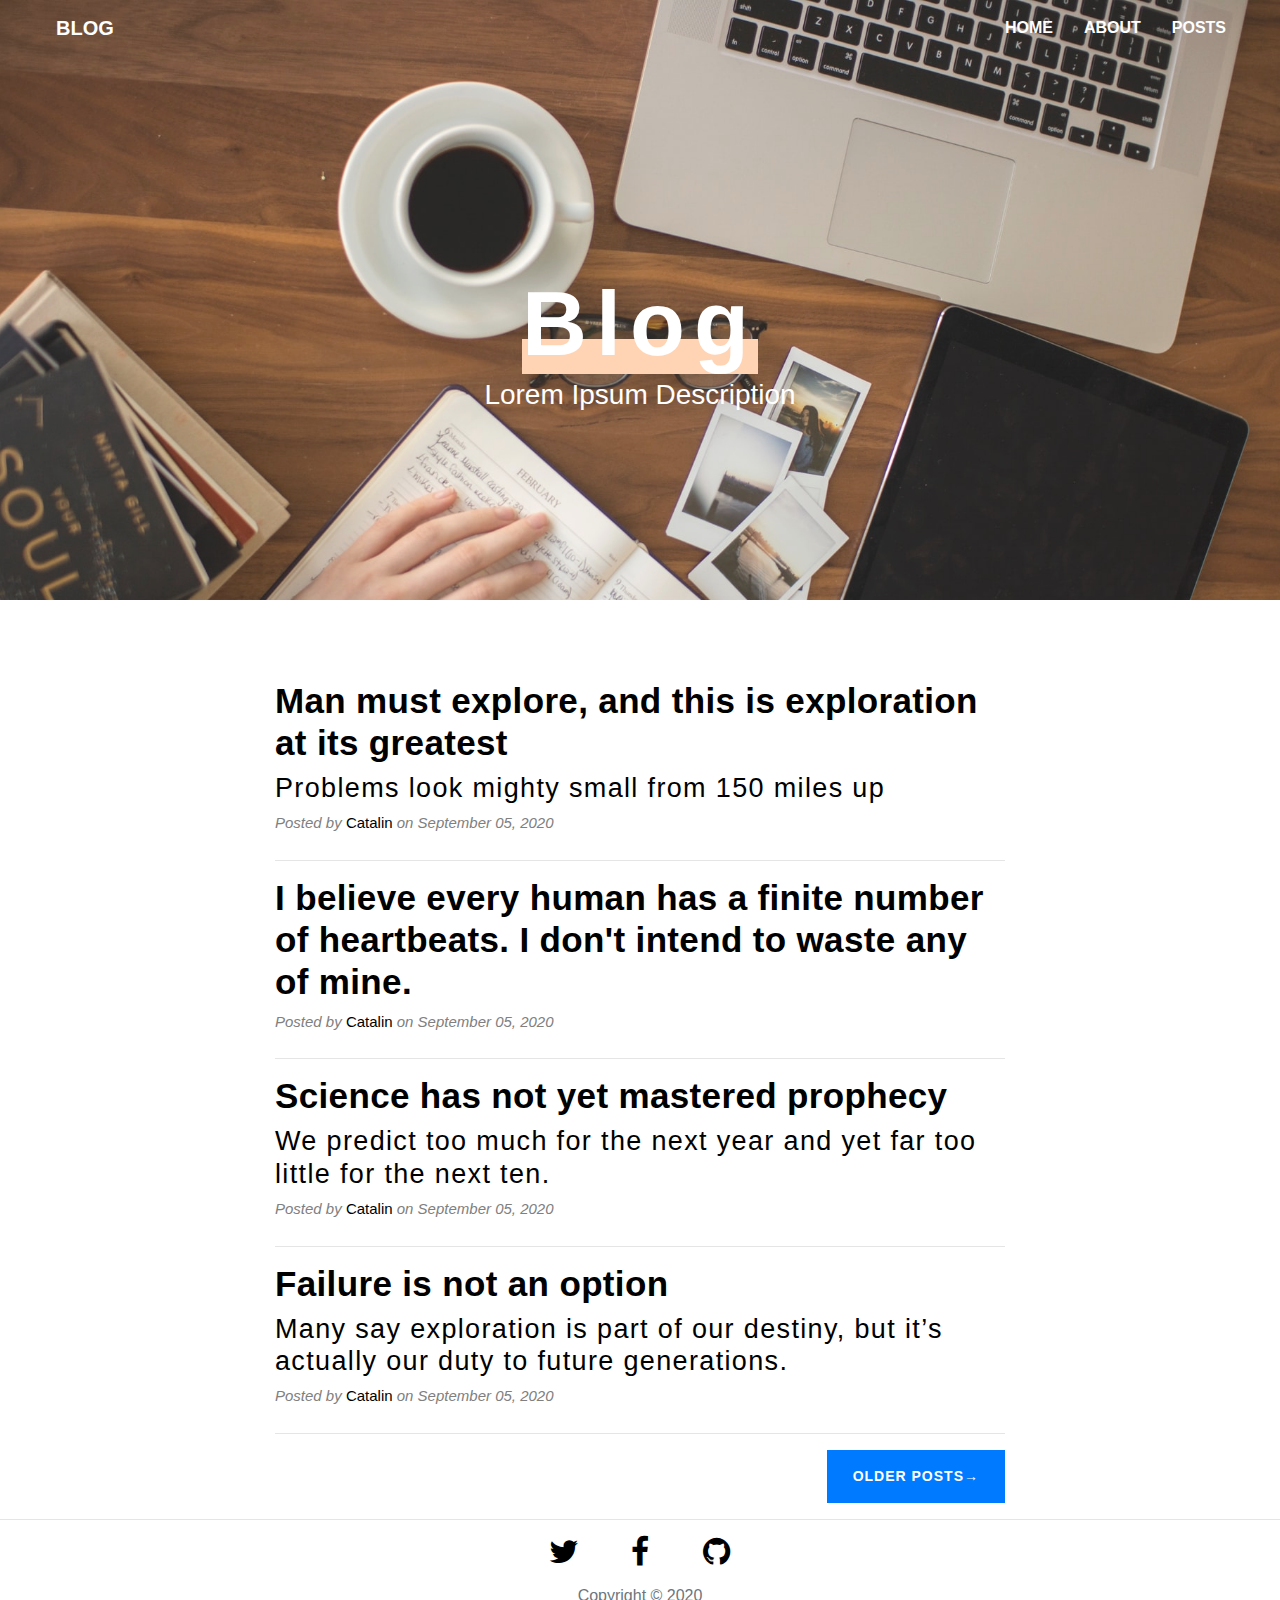
<file: index.html>
<html lang="en">
<head>
    <link rel="stylesheet" href="https://stackpath.bootstrapcdn.com/bootstrap/4.5.2/css/bootstrap.min.css" integrity="sha384-JcKb8q3iqJ61gNV9KGb8thSsNjpSL0n8PARn9HuZOnIxN0hoP+VmmDGMN5t9UJ0Z" crossorigin="anonymous">
    <link rel="stylesheet" href="assets/css/style.css">
    <link rel="stylesheet" href="https://cdnjs.cloudflare.com/ajax/libs/font-awesome/4.7.0/css/font-awesome.min.css">
    <meta charset="UTF-8">
    <meta name="viewport" content="width=device-width, initial-scale=1.0">
    <title>Blog</title>
</head>
<body>
<!-- NAVIGATION -->
<div class="backg index">
    <nav class="navbar navbar-dark navbar-expand-md">
        <div class="container-fluid">
            <a class="navbar-brand" href="index.html">BLOG</a>
        <button class="navbar-toggler custom-toggler" type="button" data-toggle="collapse" data-target="#navbarTogglerDemo01" aria-controls="navbarTogglerDemo01" aria-expanded="false" aria-label="Toggle navigation">
            <span class="navbar-toggler-icon"></span>
          </button>
          <div class="collapse navbar-collapse" id="navbarTogglerDemo01">
            <ul class="navbar-nav ml-auto">
                <li class="nav-item">
                    <a class="nav-link" href="index.html">HOME</a>
                </li>
                <li class="nav-item">
                    <a class="nav-link" href="about.html">ABOUT</a>
                </li>
                <li class="nav-item">
                    <a class="nav-link" href="post.html">POSTS</a>
                </li>
            </ul>
          </div>
        </nav>
        
        <a id="topButton"></a>

        <div class="headTitle">
            <h1 class="highlight">Blog</h1>
            <h3>Lorem Ipsum Description</h3>
        </div>
    </div>
<!-- NAVIGATION -->

<!-- Search form -->


<!-- MAIN CONTENT -->
    <div class="container">
        <div class="row">
            <div class="col-lg-8 col-md-10 mx-auto">
                <div class="post-preview">
                    <a href="post.html">
                        <h2 class="post-title">
                            Man must explore, and this is exploration at its greatest
                          </h2>
                        <h3 class="post-subtitle">
                            Problems look mighty small from 150 miles up
                        </h3>
                    </a>
                    <p class="post-meta"><em>Posted by</em> 
                        <a href="#">Catalin</a>
                        <em>on September 05, 2020</em>
                    </p>
                    <hr>
                </div>
                <div class="post-preview">
                    <a href="post.html">
                        <h2 class="post-title">
                            I believe every human has a finite number of heartbeats. I don't intend to waste any of mine.
                          </h2>
                        <h3 class="post-subtitle">
                           
                        </h3>
                    </a>
                    <p class="post-meta"><em>Posted by</em> 
                        <a href="#">Catalin</a>
                        <em>on September 05, 2020</em>
                    </p>
                    <hr>
                </div>
                <div class="post-preview">
                    <a href="post.html">
                        <h2 class="post-title">
                            Science has not yet mastered prophecy
                          </h2>
                        <h3 class="post-subtitle">
                            We predict too much for the next year and yet far too little for the next ten.
                        </h3>
                    </a>
                    <p class="post-meta"><em>Posted by</em> 
                        <a href="#">Catalin</a>
                        <em>on September 05, 2020</em>
                    </p>
                    <hr>
                </div>
                <div class="post-preview">
                    <a href="post.html">
                        <h2 class="post-title">
                            Failure is not an option
                          </h2>
                        <h3 class="post-subtitle">
                            Many say exploration is part of our destiny, but it’s actually our duty to future generations.
                        </h3>
                    </a>
                    <p class="post-meta"><em>Posted by</em> 
                        <a href="#">Catalin</a>
                        <em>on September 05, 2020</em>
                    </p>
                    <hr>
                </div>
<!-- PAGER -->
                <div class="clearfix">
                    <a class="btn btn-primary float-right" href="#">
                        OLDER POSTS→
                    </a>
                </div>
            </div>
        </div>
    </div>
    <hr>
<!-- FOOTER -->
<div class="container">
    <div class="row">
        <div class="col-lg-8 col-md-10 mx-auto">
            <ul class="list-inline text-center">
                <li class="list-inline-item">
                    <a class="icon-btn" href="#">
                    <span class="fa-stack fa-2x" style="height: 1em">
                        <i class="fa fa-twitter"></i>
                    </span>
                    </a>
                </li> 
                <li class="list-inline-item">
                    <a class="icon-btn" href="#">
                    <span class="fa-stack fa-2x" style="height: 1em">
                        <i class="fa fa-facebook"></i>
                    </span>
                    </a>
                </li> 
                <li class="list-inline-item">
                    <a class="icon-btn" href="#">
                    <span class="fa-stack fa-2x" style="height: 1em">
                        <i class="fa fa-github"></i>
                    </span>
                    </a>
                </li>
            </ul>
            <p class="copyright text-muted text-center">
                Copyright © 2020</p>
            </p>
        </div>
    </div>

</div>


<script src="https://code.jquery.com/jquery-3.5.1.min.js" integrity="sha256-9/aliU8dGd2tb6OSsuzixeV4y/faTqgFtohetphbbj0=" crossorigin="anonymous"></script>
<script src="assets/js/script.js"></script>
<script src="https://cdn.jsdelivr.net/npm/popper.js@1.16.1/dist/umd/popper.min.js" integrity="sha384-9/reFTGAW83EW2RDu2S0VKaIzap3H66lZH81PoYlFhbGU+6BZp6G7niu735Sk7lN" crossorigin="anonymous"></script>
<script src="https://stackpath.bootstrapcdn.com/bootstrap/4.5.2/js/bootstrap.min.js" integrity="sha384-B4gt1jrGC7Jh4AgTPSdUtOBvfO8shuf57BaghqFfPlYxofvL8/KUEfYiJOMMV+rV" crossorigin="anonymous"></script>
</body>
</html>
</file>
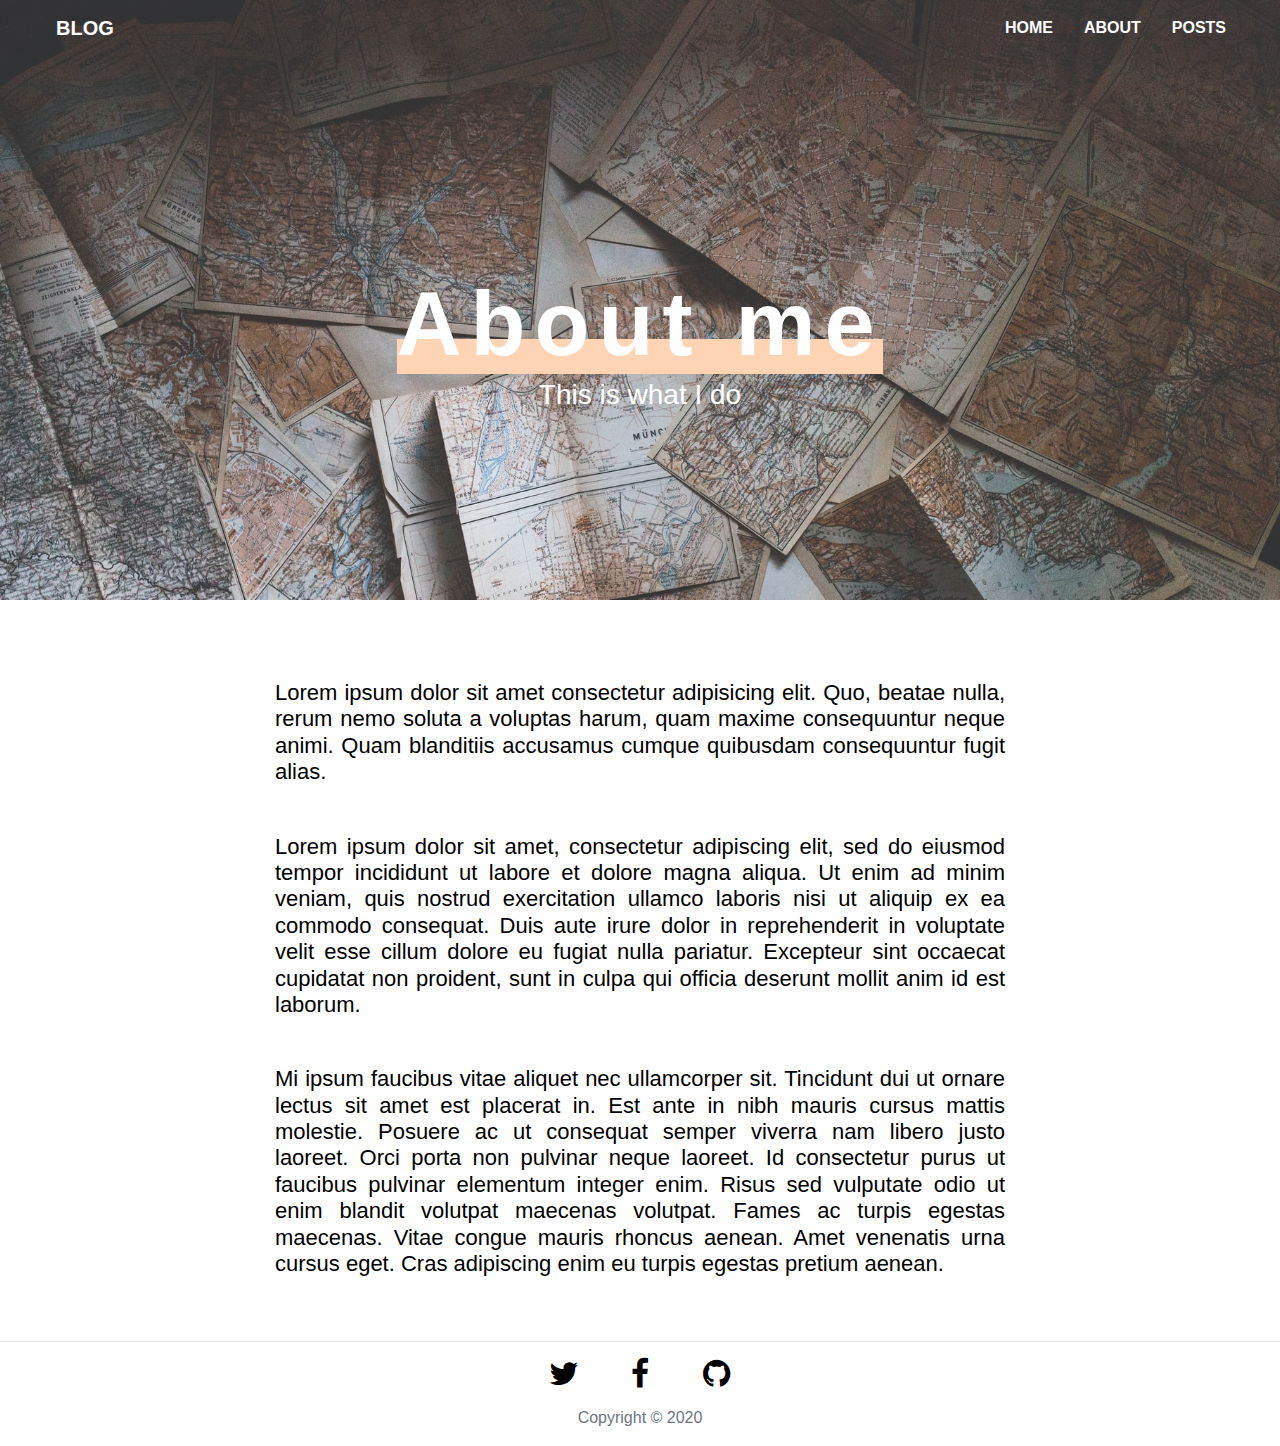
<file: about.html>
<html lang="en">
<head>
    <link rel="stylesheet" href="https://stackpath.bootstrapcdn.com/bootstrap/4.5.2/css/bootstrap.min.css" integrity="sha384-JcKb8q3iqJ61gNV9KGb8thSsNjpSL0n8PARn9HuZOnIxN0hoP+VmmDGMN5t9UJ0Z" crossorigin="anonymous">
    <link rel="stylesheet" href="assets/css/style.css">
    <link rel="stylesheet" href="https://cdnjs.cloudflare.com/ajax/libs/font-awesome/4.7.0/css/font-awesome.min.css">
    <meta charset="UTF-8">
    <meta name="viewport" content="width=device-width, initial-scale=1.0">
    <title>Blog</title>
</head>
<body>
<!-- NAVIGATION -->
<div class="backg about">
    <nav class="navbar navbar-dark navbar-expand-md">
        <div class="container-fluid">
            <a class="navbar-brand" href="index.html">BLOG</a>
        <button class="navbar-toggler custom-toggler" type="button" data-toggle="collapse" data-target="#navbarTogglerDemo01" aria-controls="navbarTogglerDemo01" aria-expanded="false" aria-label="Toggle navigation">
            <span class="navbar-toggler-icon"></span>
          </button>
          <div class="collapse navbar-collapse" id="navbarTogglerDemo01">
            <ul class="navbar-nav ml-auto">
                <li class="nav-item">
                    <a class="nav-link" href="index.html">HOME</a>
                </li>
                <li class="nav-item">
                    <a class="nav-link" href="about.html">ABOUT</a>
                </li>
                <li class="nav-item">
                    <a class="nav-link" href="post.html">POSTS</a>
                </li>
            </ul>
          </div>
        </div>
        </nav>

        <a id="topButton"></a>
        
            <div class="headTitle">
                <h1 class="highlight">About me</h1>
                <h3>This is what I do</h3>
            </div>
    </div>
<!-- NAVIGATION -->

<div class="container">
    <div class="row">
        <div class="col-lg-8 col-md-10 mx-auto">
            <div class="post-preview">
                    <h2 class="about-description">
                        Lorem ipsum dolor sit amet consectetur adipisicing elit. Quo, beatae nulla, rerum nemo soluta a voluptas harum, quam maxime consequuntur neque animi. Quam blanditiis accusamus cumque quibusdam consequuntur fugit alias.
                      </h2>
                    <h2 class="about-description">
                        Lorem ipsum dolor sit amet, consectetur adipiscing elit, sed do eiusmod tempor incididunt ut labore et dolore magna aliqua. Ut enim ad minim veniam, quis nostrud exercitation ullamco laboris nisi ut aliquip ex ea commodo consequat. Duis aute irure dolor in reprehenderit in voluptate velit esse cillum dolore eu fugiat nulla pariatur. Excepteur sint occaecat cupidatat non proident, sunt in culpa qui officia deserunt mollit anim id est laborum.
                    </h2>
                    <h2 class="about-description">
                        Mi ipsum faucibus vitae aliquet nec ullamcorper sit. Tincidunt dui ut ornare lectus sit amet est placerat in. Est ante in nibh mauris cursus mattis molestie. Posuere ac ut consequat semper viverra nam libero justo laoreet. Orci porta non pulvinar neque laoreet. Id consectetur purus ut faucibus pulvinar elementum integer enim. Risus sed vulputate odio ut enim blandit volutpat maecenas volutpat. Fames ac turpis egestas maecenas. Vitae congue mauris rhoncus aenean. Amet venenatis urna cursus eget. Cras adipiscing enim eu turpis egestas pretium aenean.
                    </h2>
            </div>
        </div>
    </div>
</div>
    <hr>
<!-- FOOTER -->
<div class="container">
    <div class="row">
        <div class="col-lg-8 col-md-10 mx-auto">
            <ul class="list-inline text-center">
                <li class="list-inline-item">
                    <a class="icon-btn" href="#">
                    <span class="fa-stack fa-2x" style="height: 1em">
                        <i class="fa fa-twitter"></i>
                    </span>
                    </a>
                </li> 
                <li class="list-inline-item">
                    <a class="icon-btn" href="#">
                    <span class="fa-stack fa-2x" style="height: 1em">
                        <i class="fa fa-facebook"></i>
                    </span>
                    </a>
                </li> 
                <li class="list-inline-item">
                    <a class="icon-btn" href="#">
                    <span class="fa-stack fa-2x" style="height: 1em">
                        <i class="fa fa-github"></i>
                    </span>
                    </a>
                </li>
            </ul>
            <p class="copyright text-muted text-center">
                Copyright © 2020</p>
            </p>
        </div>
    </div>

</div>



<script src="https://code.jquery.com/jquery-3.5.1.min.js" integrity="sha256-9/aliU8dGd2tb6OSsuzixeV4y/faTqgFtohetphbbj0=" crossorigin="anonymous"></script>
<script src="assets/js/script.js"></script>
<script src="https://cdn.jsdelivr.net/npm/popper.js@1.16.1/dist/umd/popper.min.js" integrity="sha384-9/reFTGAW83EW2RDu2S0VKaIzap3H66lZH81PoYlFhbGU+6BZp6G7niu735Sk7lN" crossorigin="anonymous"></script>
<script src="https://stackpath.bootstrapcdn.com/bootstrap/4.5.2/js/bootstrap.min.js" integrity="sha384-B4gt1jrGC7Jh4AgTPSdUtOBvfO8shuf57BaghqFfPlYxofvL8/KUEfYiJOMMV+rV" crossorigin="anonymous"></script>
</body>
</html>
</file>
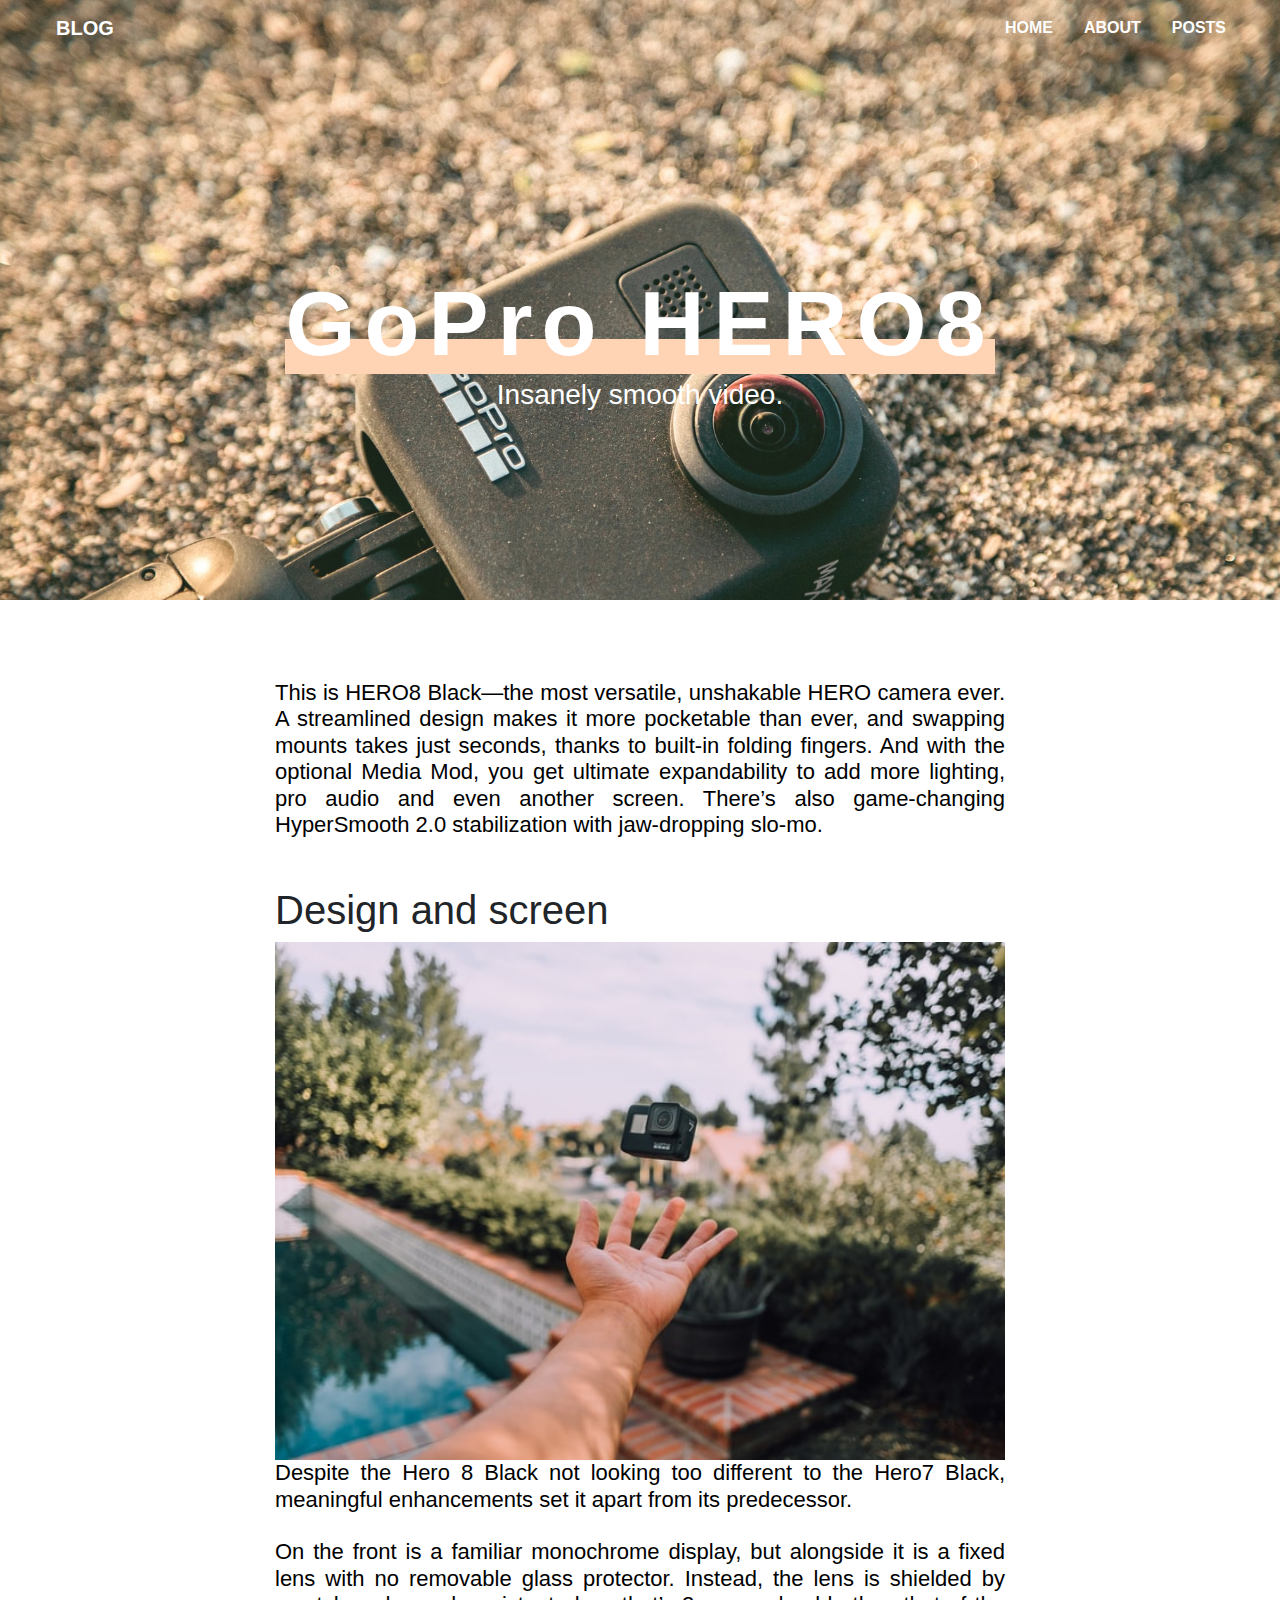
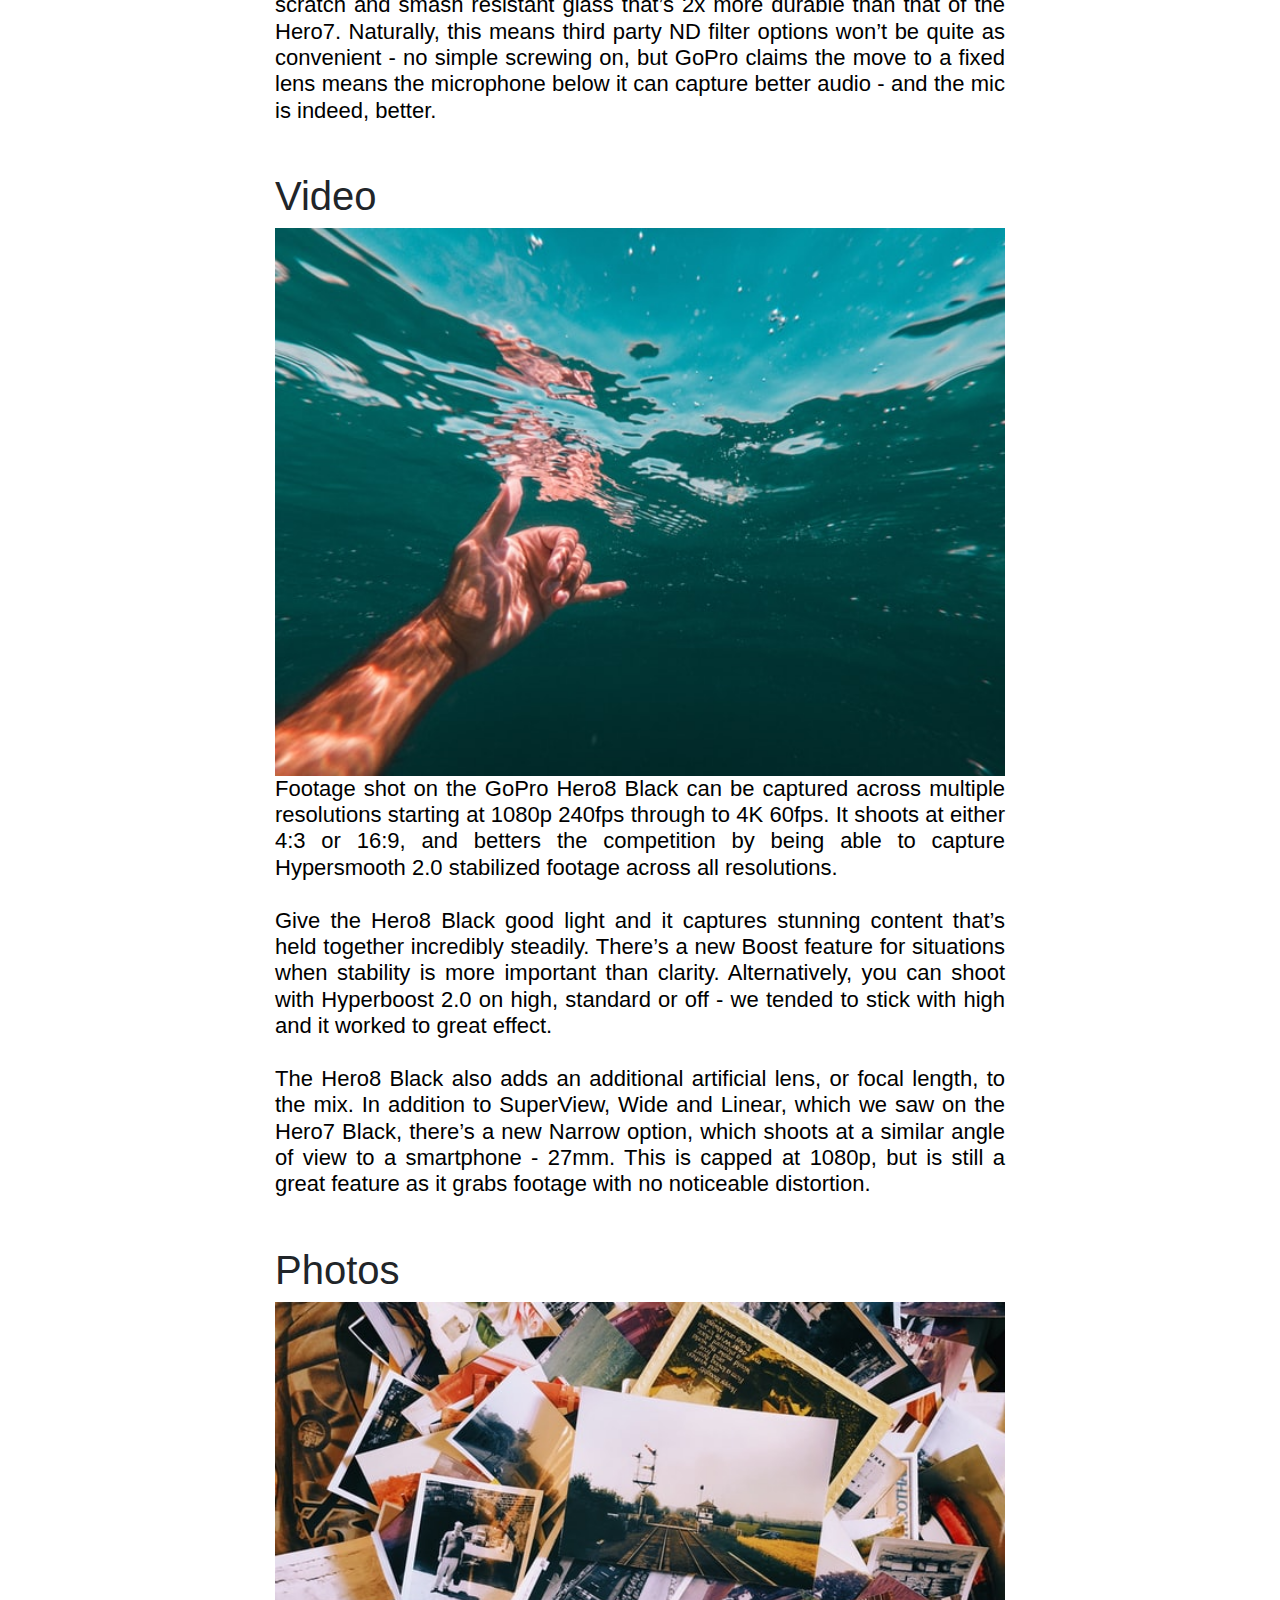
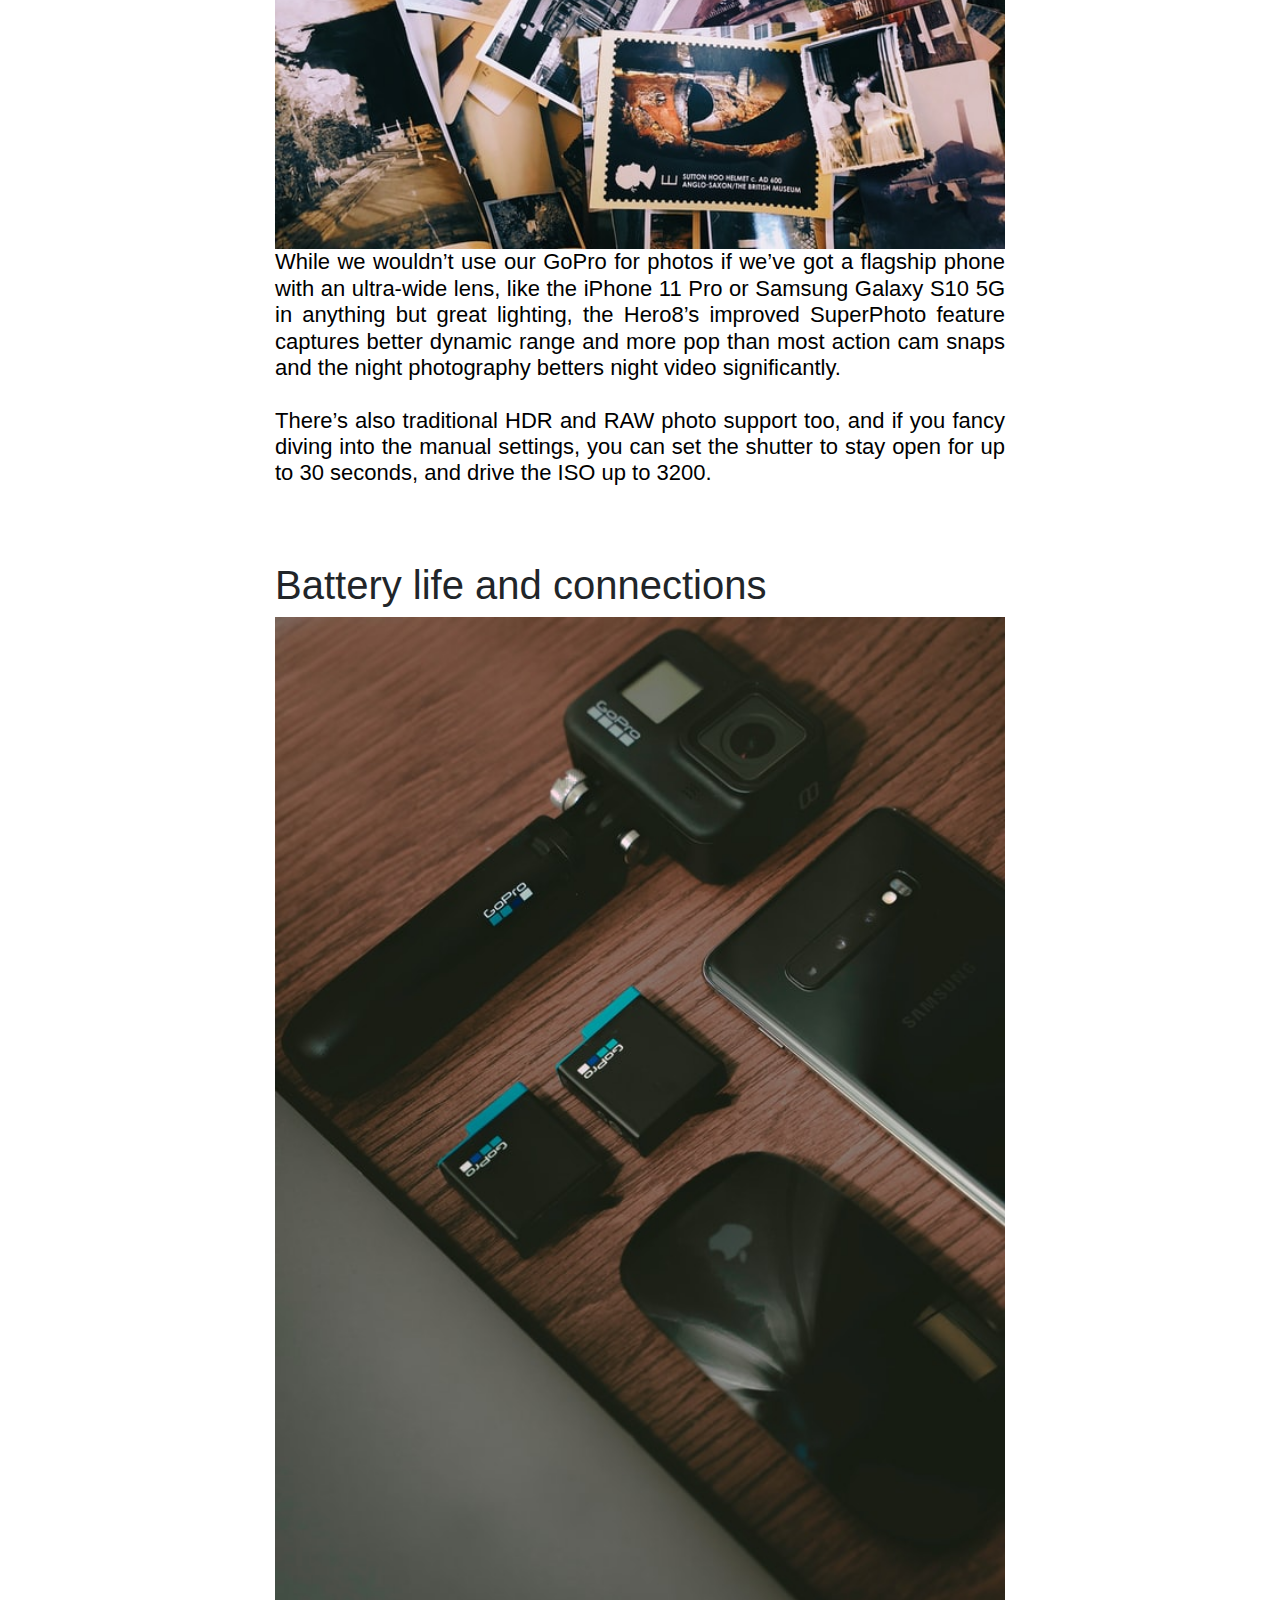
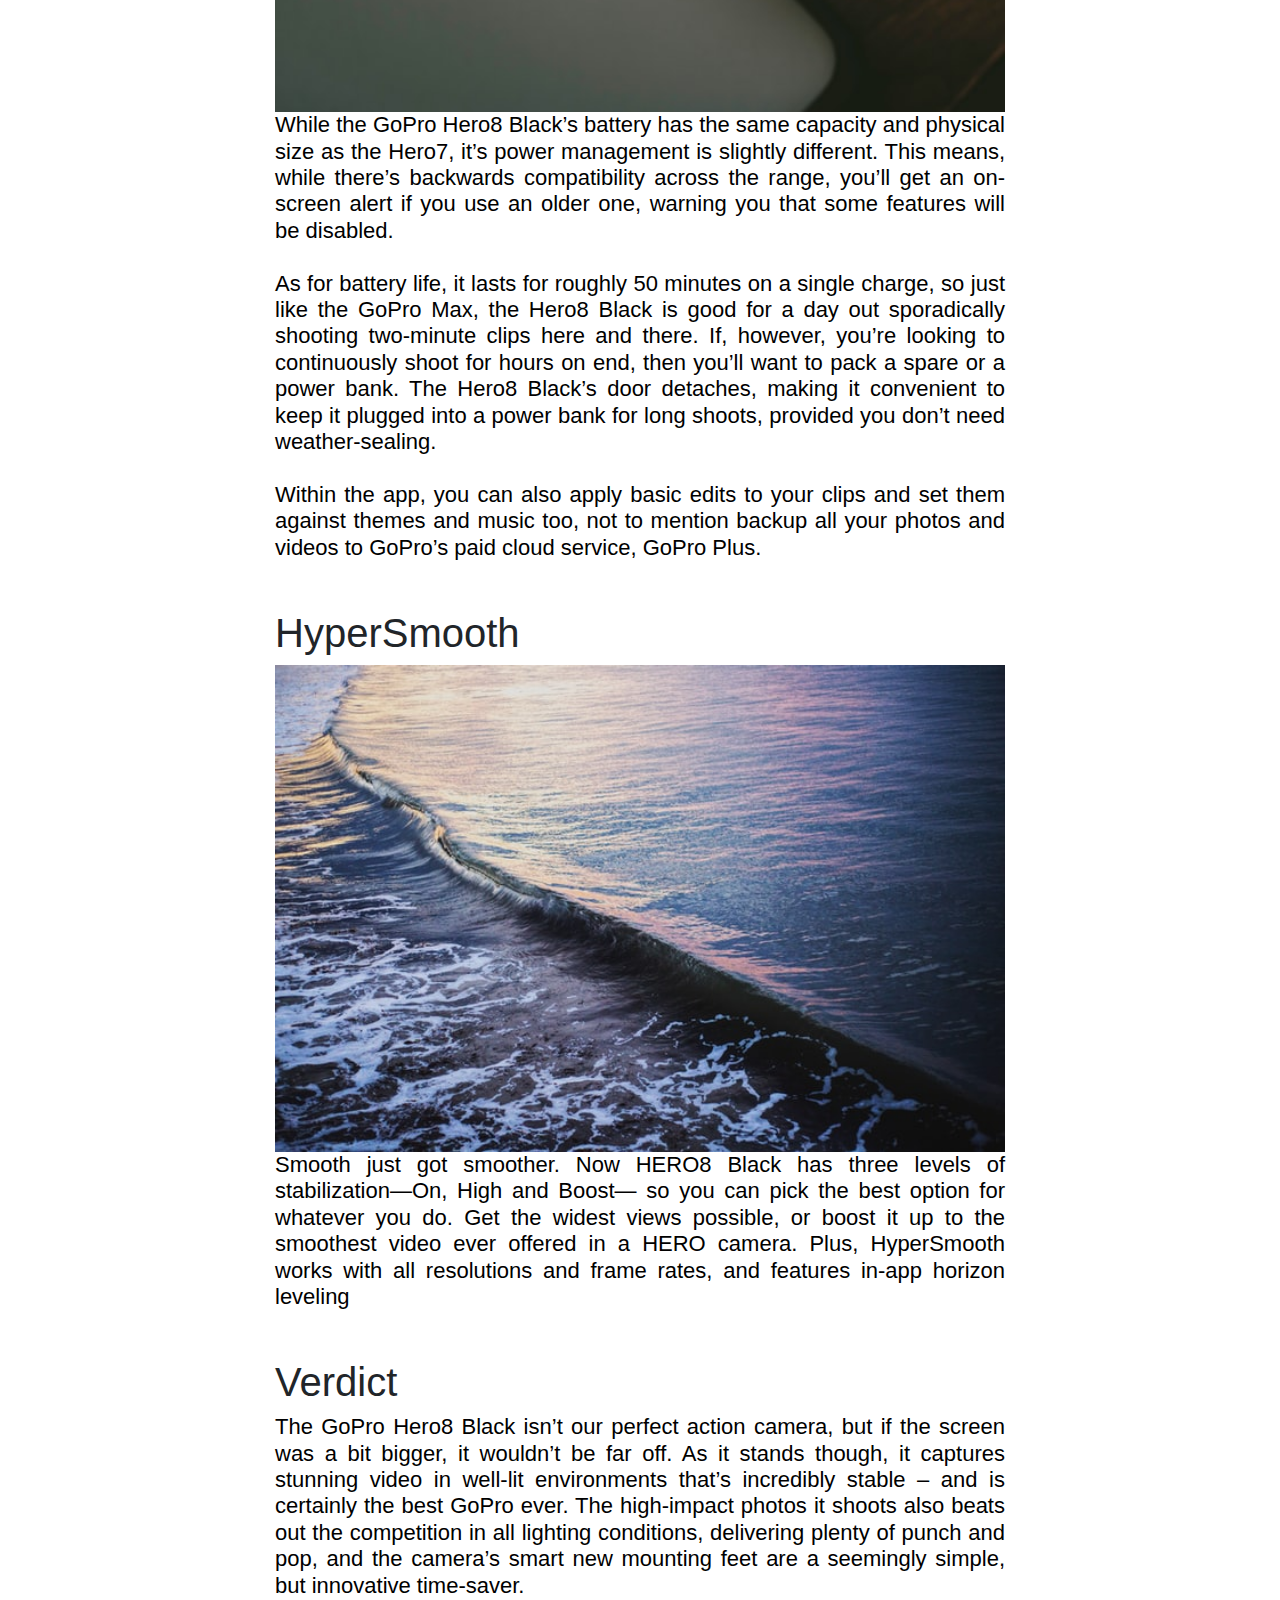
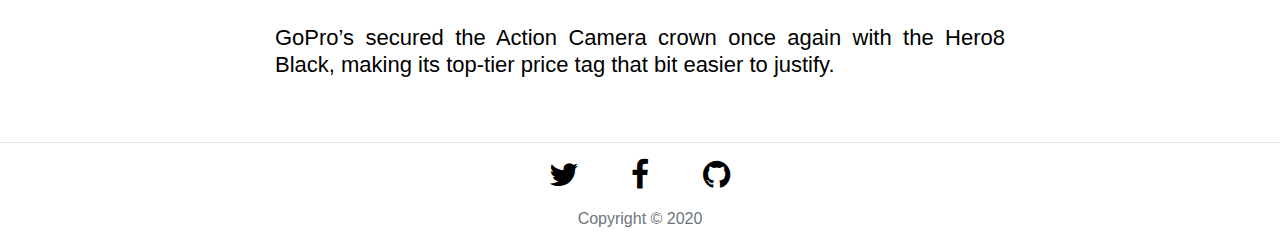
<file: post.html>
<html lang="en">
<head>
    <link rel="stylesheet" href="https://stackpath.bootstrapcdn.com/bootstrap/4.5.2/css/bootstrap.min.css" integrity="sha384-JcKb8q3iqJ61gNV9KGb8thSsNjpSL0n8PARn9HuZOnIxN0hoP+VmmDGMN5t9UJ0Z" crossorigin="anonymous">
    <link rel="stylesheet" href="assets/css/style.css">
    <link rel="stylesheet" href="https://cdnjs.cloudflare.com/ajax/libs/font-awesome/4.7.0/css/font-awesome.min.css">
    <meta charset="UTF-8">
    <meta name="viewport" content="width=device-width, initial-scale=1.0">
    <title>Blog</title>
</head>
<body>
<!-- NAVIGATION -->
<div class="backg post">
    <nav class="navbar navbar-dark navbar-expand-md">
        <div class="container-fluid">
            <a class="navbar-brand" href="index.html">BLOG</a>
        <button class="navbar-toggler custom-toggler" type="button" data-toggle="collapse" data-target="#navbarTogglerDemo01" aria-controls="navbarTogglerDemo01" aria-expanded="false" aria-label="Toggle navigation">
            <span class="navbar-toggler-icon"></span>
          </button>
          <div class="collapse navbar-collapse" id="navbarTogglerDemo01">
            <ul class="navbar-nav ml-auto">
                <li class="nav-item">
                    <a class="nav-link" href="index.html">HOME</a>
                </li>
                <li class="nav-item">
                    <a class="nav-link" href="about.html">ABOUT</a>
                </li>
                <li class="nav-item">
                    <a class="nav-link" href="post.html">POSTS</a>
                </li>
            </ul>
          </div>
        </nav>

        <a id="topButton"></a>
        
        <div class="headTitle">
            <h1 class="highlight">GoPro HERO8</h1>
            <h3>Insanely smooth video.</h3>
        </div>
    </div>
<!-- NAVIGATION -->

<div class="container">
    <div class="row">
        <div class="col-lg-8 col-md-10 mx-auto">
            <div class="post-preview">
                        <h2 class="about-description">
                            This is HERO8 Black—the most versatile, unshakable HERO camera ever. A streamlined design makes it more pocketable than ever, and swapping mounts takes just seconds, thanks to built-in folding fingers. And with the optional Media Mod, you get ultimate expandability to add more lighting, pro audio and even another screen. There’s also game-changing HyperSmooth 2.0 stabilization with jaw-dropping slo-mo.
                        </h2>
                    <h1>Design and screen</h1>
                    <div class="design">
                        <img src="./images/gopro-design.jpg" alt="GoPRO Design">
                    </div>
                        <h2 class="about-description">
                            Despite the Hero 8 Black not looking too different to the Hero7 Black, meaningful enhancements set it apart from its predecessor.
                            <br>
                            <br>
                            On the front is a familiar monochrome display, but alongside it is a fixed lens with no removable glass protector. Instead, the lens is shielded by scratch and smash resistant glass that’s 2x more durable than that of the Hero7. Naturally, this means third party ND filter options won’t be quite as convenient - no simple screwing on, but GoPro claims the move to a fixed lens means the microphone below it can capture better audio - and the mic is indeed, better.
                        </h2>
                    <h1>Video</h1>
                    <div class="design">
                        <img src="./images/video.jpg" alt="Video">
                    </div>
                        <h2 class="about-description">
                            Footage shot on the GoPro Hero8 Black can be captured across multiple resolutions starting at 1080p 240fps through to 4K 60fps. It shoots at either 4:3 or 16:9, and betters the competition by being able to capture Hypersmooth 2.0 stabilized footage across all resolutions.
                            <br>
                            <br>
                            Give the Hero8 Black good light and it captures stunning content that’s held together incredibly steadily. There’s a new Boost feature for situations when stability is more important than clarity. Alternatively, you can shoot with Hyperboost 2.0 on high, standard or off - we tended to stick with high and it worked to great effect. 
                            <br>
                            <br>
                            The Hero8 Black also adds an additional artificial lens, or focal length, to the mix. In addition to SuperView, Wide and Linear, which we saw on the Hero7 Black, there’s a new Narrow option, which shoots at a similar angle of view to a smartphone - 27mm. This is capped at 1080p, but is still a great feature as it grabs footage with no noticeable distortion.
                        </h2>
                    <h1>Photos</h1>
                    <div class="design">
                        <img src="./images/photos.jpg" alt="Photos">
                    </div>
                        <h2 class="about-description">
                            While we wouldn’t use our GoPro for photos if we’ve got a flagship phone with an ultra-wide lens, like the iPhone 11 Pro or Samsung Galaxy S10 5G in anything but great lighting, the Hero8’s improved SuperPhoto feature captures better dynamic range and more pop than most action cam snaps and the night photography betters night video significantly. 
                            <br>
                            <br>
                            There’s also traditional HDR and RAW photo support too, and if you fancy diving into the manual settings, you can set the shutter to stay open for up to 30 seconds, and drive the ISO up to 3200.
                            <br>
                            <br>
                            
                        </h2>
                    <h1>Battery life and connections</h1>
                    <div class="design">
                        <img src="./images/battery.jpg" alt="Battery and connections">
                    </div>
                        <h2 class="about-description">
                            While the GoPro Hero8 Black’s battery has the same capacity and physical size as the Hero7, it’s power management is slightly different. This means, while there’s backwards compatibility across the range, you’ll get an on-screen alert if you use an older one, warning you that some features will be disabled.
                            <br>
                            <br>
                            As for battery life, it lasts for roughly 50 minutes on a single charge, so just like the GoPro Max, the Hero8 Black is good for a day out sporadically shooting two-minute clips here and there. If, however, you’re looking to continuously shoot for hours on end, then you’ll want to pack a spare or a power bank. The Hero8 Black’s door detaches, making it convenient to keep it plugged into a power bank for long shoots, provided you don’t need weather-sealing. 
                            <br>
                            <br>
                            Within the app, you can also apply basic edits to your clips and set them against themes and music too, not to mention backup all your photos and videos to GoPro’s paid cloud service, GoPro Plus. 
                        </h2>
                    <h1>HyperSmooth</h1>
                    <div class="design">
                        <img src="./images/smooth.jpg" alt="HyperSmooth">
                    </div>
                        <h2 class="about-description">
                            Smooth just got smoother. Now HERO8 Black has three levels of stabilization—On, High and Boost— so you can pick the best option for whatever you do. Get the widest views possible, or boost it up to the smoothest video ever offered in a HERO camera. Plus, HyperSmooth works with all resolutions and frame rates, and features in-app horizon leveling
                        </h2>
                    <h1>Verdict</h1>
                        <h2 class="about-description">
                            The GoPro Hero8 Black isn’t our perfect action camera, but if the screen was a bit bigger, it wouldn’t be far off. As it stands though, it captures stunning video in well-lit environments that’s incredibly stable – and is certainly the best GoPro ever. The high-impact photos it shoots also beats out the competition in all lighting conditions, delivering plenty of punch and pop, and the camera’s smart new mounting feet are a seemingly simple, but innovative time-saver. 
                            <br>
                            <br>
                            GoPro’s secured the Action Camera crown once again with the Hero8 Black, making its top-tier price tag that bit easier to justify.
                        </h2>
            </div>
        </div>
    </div>
</div>
    <hr>
<!-- FOOTER -->
<div class="container">
    <div class="row">
        <div class="col-lg-8 col-md-10 mx-auto">
            <ul class="list-inline text-center">
                <li class="list-inline-item">
                    <a class="icon-btn" href="#">
                    <span class="fa-stack fa-2x" style="height: 1em">
                        <i class="fa fa-twitter"></i>
                    </span>
                    </a>
                </li> 
                <li class="list-inline-item">
                    <a class="icon-btn" href="#">
                    <span class="fa-stack fa-2x" style="height: 1em">
                        <i class="fa fa-facebook"></i>
                    </span>
                    </a>
                </li> 
                <li class="list-inline-item">
                    <a class="icon-btn" href="#">
                    <span class="fa-stack fa-2x" style="height: 1em">
                        <i class="fa fa-github"></i>
                    </span>
                    </a>
                </li>
            </ul>
            <p class="copyright text-muted text-center">
                Copyright © 2020</p>
            </p>
        </div>
    </div>

</div>



<script src="https://code.jquery.com/jquery-3.5.1.min.js" integrity="sha256-9/aliU8dGd2tb6OSsuzixeV4y/faTqgFtohetphbbj0=" crossorigin="anonymous"></script>
<script src="assets/js/script.js"></script>
<script src="https://cdn.jsdelivr.net/npm/popper.js@1.16.1/dist/umd/popper.min.js" integrity="sha384-9/reFTGAW83EW2RDu2S0VKaIzap3H66lZH81PoYlFhbGU+6BZp6G7niu735Sk7lN" crossorigin="anonymous"></script>
<script src="https://stackpath.bootstrapcdn.com/bootstrap/4.5.2/js/bootstrap.min.js" integrity="sha384-B4gt1jrGC7Jh4AgTPSdUtOBvfO8shuf57BaghqFfPlYxofvL8/KUEfYiJOMMV+rV" crossorigin="anonymous"></script>
</body>
</html>
</file>
<file: assets/css/style.css>
html {
    margin: 0;
    padding: 0;
    font-family: Arial, Helvetica, sans-serif;
}
.backg {
    background-position: center center;
    background-repeat: no-repeat;
    background-attachment: fixed;
    background-size: cover;
    background-color: #464646; 
    opacity: 0.9;
    height: 600px;
    margin-bottom: 80px;
}

#search-box {
    /* display: none; */
}

.search-icon {
    color: #fff;
    margin-right: 0;
}

.button {
    color: white;
}

.index {
    background-image: url(../../images/background-2.jpg);
}

.about {
    background-image: url(../../images/about.jpg);
}

.post {
    background-image: url(../../images/post.jpg);
}

.design img{
    width: 100%;
}
.navbar{
    color: #fff;
    width: 100%;
    font-weight: 200;
}

.navbar-toggler{
    color: #fff;
}

.custom-toggler.navbar-toggler {
    border-color: #fff;
    transition: 0.3s ease-in-out;
}


.navbar-dark .navbar-nav .nav-link {
    color: #fff;
}

.navbar :hover {
    color: #C0C0C0;
    transition: 0.3s ease-in-out;
}


.navbar-dark .navbar-brand {
    transition: 0.3s ease-in-out;
}

.navbar a {
    padding-left: 25px;
    color: #fff;
    font-weight: 700;
}



.nav-link {
    margin-right: 15px;
}


.headTitle {
    color: #fff;
    margin: 0 auto;
    text-align: center;
    position: absolute;
    top: 30%;
    left: 0;
    right: 0;
}

.highlight {
    background: linear-gradient(180deg,rgba(255,255,255,0) 65%, #FFD0AE 65%);
    display: inline;
}

.headTitle h1 {
    font-weight: 800;
    font-size: 90px;
    letter-spacing: 0.1em;
}

.headTitle h3 {
    font-weight: 300;
}


.post-preview a {
    color: #000;
    text-decoration: none;
    transition: 0.3s;
}

.post-preview a:hover {
    color: #0085a1;
}

.post-title {
    font-size: 35px;
    font-weight: 700;
    letter-spacing: 0.01em;
}
.post-subtitle {
    font-size: 27px;
    font-weight: 200;
    letter-spacing: 0.05em;
}

.post-meta {
    color: grey;
    font-size: 15px;
    margin-bottom: 25px;
}

.about-description {
    color: #000;
    font-weight: 300;
    padding-bottom: 40px;
    text-align: justify;
    font-size: 22px;
}

.btn {
    font-size: 14px;
    font-weight: 800;
    padding: 15px 25px;
    letter-spacing: 1px;
    text-transform: uppercase;
    border-radius: 0;
    font-family: 'Open Sans','Helvetica Neue',Helvetica,Arial,sans-serif;
}

.btn-primary {
    background-color: #007bff;;
    border-color: #007bff;;
}

.icon-btn {
    text-decoration: none;
    color: #000;  
    transition: 0.3s;
}

#topButton {
    display: inline-block;
    background-color: #007bff;
    width: 50px;
    height: 50px;
    text-align: center;
    border-radius: 4px;
    position: fixed;
    bottom: 30px;
    right: 30px;
    transition: background-color .3s, 
      opacity .5s, visibility .5s;
    opacity: 0;
    visibility: hidden;
    z-index: 1000;
  }
  #topButton::after {
    content: "\f077";
    font-family: FontAwesome;
    font-weight: normal;
    font-style: normal;
    font-size: 1em;
    line-height: 50px;
    color: #fff;
  }
  #topButton:hover {
    cursor: pointer;
    background-color: #333;
  }
  #topButton:active {
    background-color: #555;
  }
  #topButton.show {
    opacity: 1;
    visibility: visible;
  }
  

/* .fa-stack {
    height: 0em;
    widows: 2em;
} */

@media only screen and (max-width: 767px) {
    .index {
      background-image: url(../../images/background-2-mobile.jpg);
    }
    .about {
      background-image: url(../../images/about-mobile.jpg);
    }
    .post {
        background-image: url(../../images/post-mobile.jpg);
    }
  }
</file>
